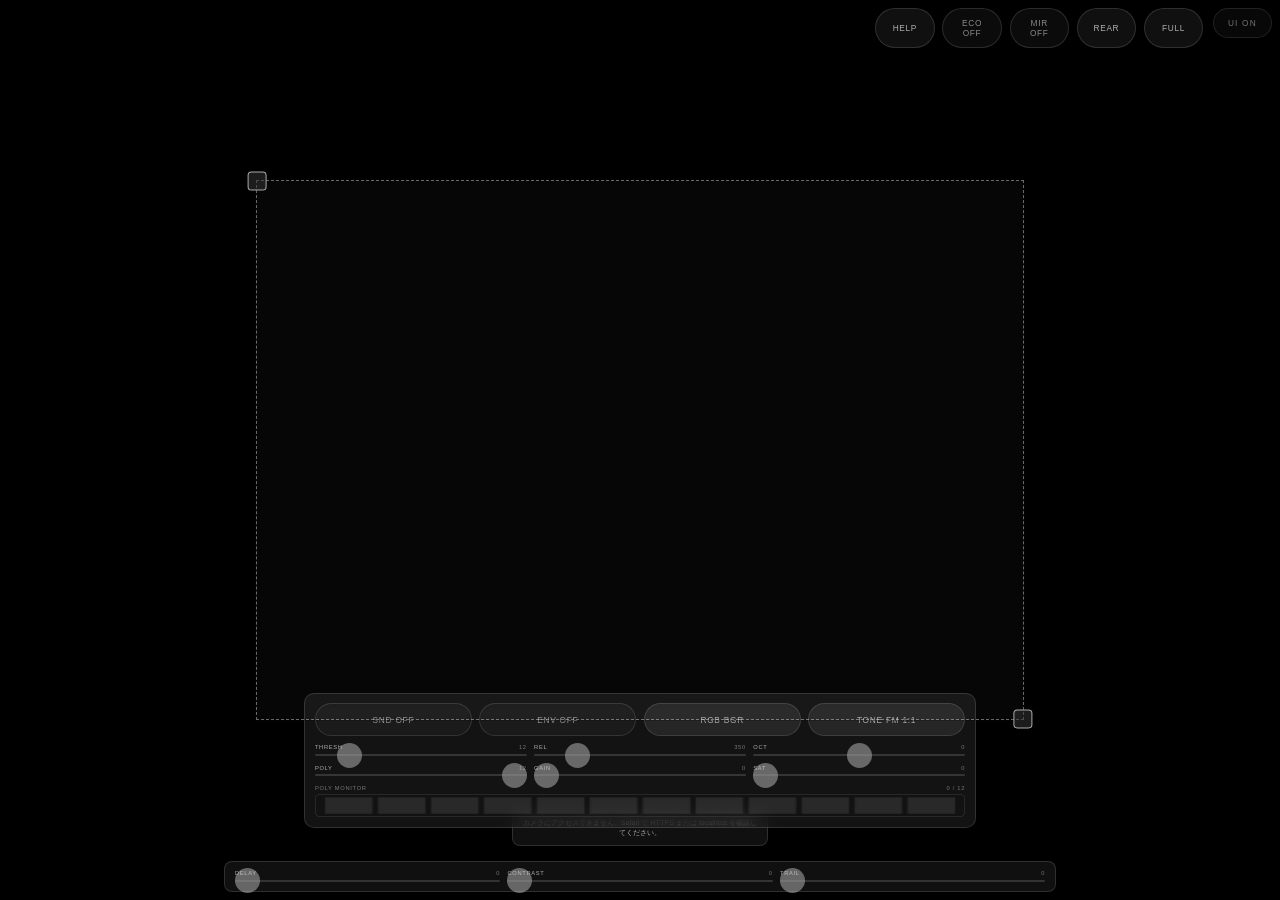
<file: index.html>
<!DOCTYPE html>
<html lang="ja">
  <head>
    <meta charset="UTF-8" />
    <meta
      name="viewport"
      content="width=device-width, initial-scale=1, viewport-fit=cover, user-scalable=no"
    />
    <title>Camera Frame Preview</title>
    <link rel="stylesheet" href="./styles.css?v=zoom-hud-2" />
  </head>
  <body>
    <main class="app">
      <section class="preview-shell" aria-label="camera preview">
        <div class="preview-stage">
          <video
            id="camera"
            class="camera-feed"
            autoplay
            muted
            playsinline
            webkit-playsinline="true"
          ></video>
          <canvas
            id="filteredPreview"
            class="filtered-preview is-hidden"
            aria-hidden="true"
          ></canvas>
          <div class="preview-vignette" aria-hidden="true"></div>
          <div id="gestureSurface" class="gesture-surface" aria-hidden="true"></div>
          <div id="audioRegion" class="audio-region" aria-label="Audio trigger region">
            <button
              class="audio-region-handle audio-region-handle-top-left"
              type="button"
              data-corner="top-left"
              aria-label="Move audio region top-left corner"
            ></button>
            <button
              class="audio-region-handle audio-region-handle-bottom-right"
              type="button"
              data-corner="bottom-right"
              aria-label="Move audio region bottom-right corner"
            ></button>
          </div>
        </div>
        <div class="trail-controls" aria-label="filter controls">
          <label class="trail-slider">
            <span class="trail-slider-label">DELAY</span>
            <input
              id="trailDelaySlider"
              class="trail-slider-input"
              type="range"
              min="0"
              max="2000"
              step="10"
              value="0"
            />
            <span id="trailDelayValue" class="trail-slider-value">0</span>
          </label>
          <label class="trail-slider">
            <span class="trail-slider-label">CONTRAST</span>
            <input
              id="contrastThresholdSlider"
              class="trail-slider-input"
              type="range"
              min="0"
              max="255"
              step="1"
              value="0"
            />
            <span id="contrastThresholdValue" class="trail-slider-value">0</span>
          </label>
          <label class="trail-slider">
            <span class="trail-slider-label">TRAIL</span>
            <input
              id="trailAmountSlider"
              class="trail-slider-input"
              type="range"
              min="0"
              max="2000"
              step="10"
              value="0"
            />
            <span id="trailAmountValue" class="trail-slider-value">0</span>
          </label>
        </div>
        <section class="audio-controls" aria-label="Audio controls">
          <div class="audio-control-buttons">
            <button
              id="audioToggle"
              class="audio-toggle"
              type="button"
              aria-label="Toggle synthesized audio"
              aria-pressed="false"
            >
              SND OFF
            </button>
            <button
              id="audioEnvelopeToggle"
              class="audio-envelope-toggle"
              type="button"
              aria-label="Toggle audio envelope"
              aria-pressed="false"
            >
              ENV OFF
            </button>
            <button
              id="audioRgbToggle"
              class="audio-option-toggle"
              type="button"
              aria-label="Rotate RGB octave mapping"
            >
              RGB BGR
            </button>
            <button
              id="audioTimbreToggle"
              class="audio-option-toggle"
              type="button"
              aria-label="Change synthesized timbre"
            >
              TONE FM 1:1
            </button>
          </div>
          <div class="audio-control-sliders">
            <label class="trail-slider">
              <span class="trail-slider-label">THRESH</span>
              <input
                id="audioThresholdSlider"
                class="trail-slider-input"
                type="range"
                min="0"
                max="100"
                step="1"
                value="12"
              />
              <span id="audioThresholdValue" class="trail-slider-value">12</span>
            </label>
            <label class="trail-slider">
              <span class="trail-slider-label">REL</span>
              <input
                id="audioReleaseSlider"
                class="trail-slider-input"
                type="range"
                min="20"
                max="2000"
                step="10"
                value="350"
              />
              <span id="audioReleaseValue" class="trail-slider-value">350</span>
            </label>
            <label class="trail-slider">
              <span class="trail-slider-label">OCT</span>
              <input
                id="audioOctaveSlider"
                class="trail-slider-input"
                type="range"
                min="-2"
                max="2"
                step="1"
                value="0"
              />
              <span id="audioOctaveValue" class="trail-slider-value">0</span>
            </label>
            <label class="trail-slider">
              <span class="trail-slider-label">POLY</span>
              <input
                id="audioPolyphonySlider"
                class="trail-slider-input"
                type="range"
                min="1"
                max="12"
                step="1"
                value="12"
              />
              <span id="audioPolyphonyValue" class="trail-slider-value">12</span>
            </label>
            <label class="trail-slider">
              <span class="trail-slider-label">GAIN</span>
              <input
                id="audioGainSlider"
                class="trail-slider-input"
                type="range"
                min="0"
                max="100"
                step="1"
                value="0"
              />
              <span id="audioGainValue" class="trail-slider-value">0</span>
            </label>
            <label class="trail-slider">
              <span class="trail-slider-label">SAT</span>
              <input
                id="audioSaturationSlider"
                class="trail-slider-input"
                type="range"
                min="0"
                max="100"
                step="1"
                value="0"
              />
              <span id="audioSaturationValue" class="trail-slider-value">0</span>
            </label>
          </div>
          <div class="audio-monitor-panel" aria-label="Polyphony monitor">
            <span class="audio-monitor-label">POLY MONITOR</span>
            <span id="audioMonitorValue" class="audio-monitor-value">0 / 12</span>
            <canvas
              id="audioMonitor"
              class="audio-monitor"
              width="360"
              height="44"
              role="img"
              aria-label="0 selected voices with a polyphony limit of 12"
            ></canvas>
          </div>
        </section>
        <button
          id="controlsToggle"
          class="controls-toggle"
          type="button"
          aria-label="Toggle controls visibility"
          aria-pressed="true"
        >
          UI ON
        </button>
        <div class="top-controls">
          <a
            class="manual-link"
            href="./manual.html?v=1.6.0"
            target="_blank"
            rel="noopener"
            aria-label="Open UI manual in a new tab"
          >
            HELP
          </a>
          <button
            id="economyToggle"
            class="economy-toggle"
            type="button"
            aria-label="Economy mode: normal"
            aria-pressed="false"
            data-mode="normal"
          >
            ECO OFF
          </button>
          <button
            id="mirrorToggle"
            class="mirror-toggle"
            type="button"
            aria-label="Toggle mirror mode"
            aria-pressed="false"
          >
            MIR OFF
          </button>
          <button
            id="cameraToggle"
            class="camera-toggle is-hidden"
            type="button"
            aria-label="Toggle camera"
          >
            REAR
          </button>
          <button
            id="fullscreenToggle"
            class="fullscreen-toggle"
            type="button"
            aria-label="Toggle fullscreen"
          >
            FULL
          </button>
        </div>
        <div id="zoomIndicator" class="zoom-indicator" aria-hidden="true">1.0x</div>
        <div class="status-panel is-hidden" id="statusPanel" aria-live="polite"></div>
      </section>
    </main>

    <script type="module" src="./app.js?v=zoom-hud-2"></script>
  </body>
</html>
</file>
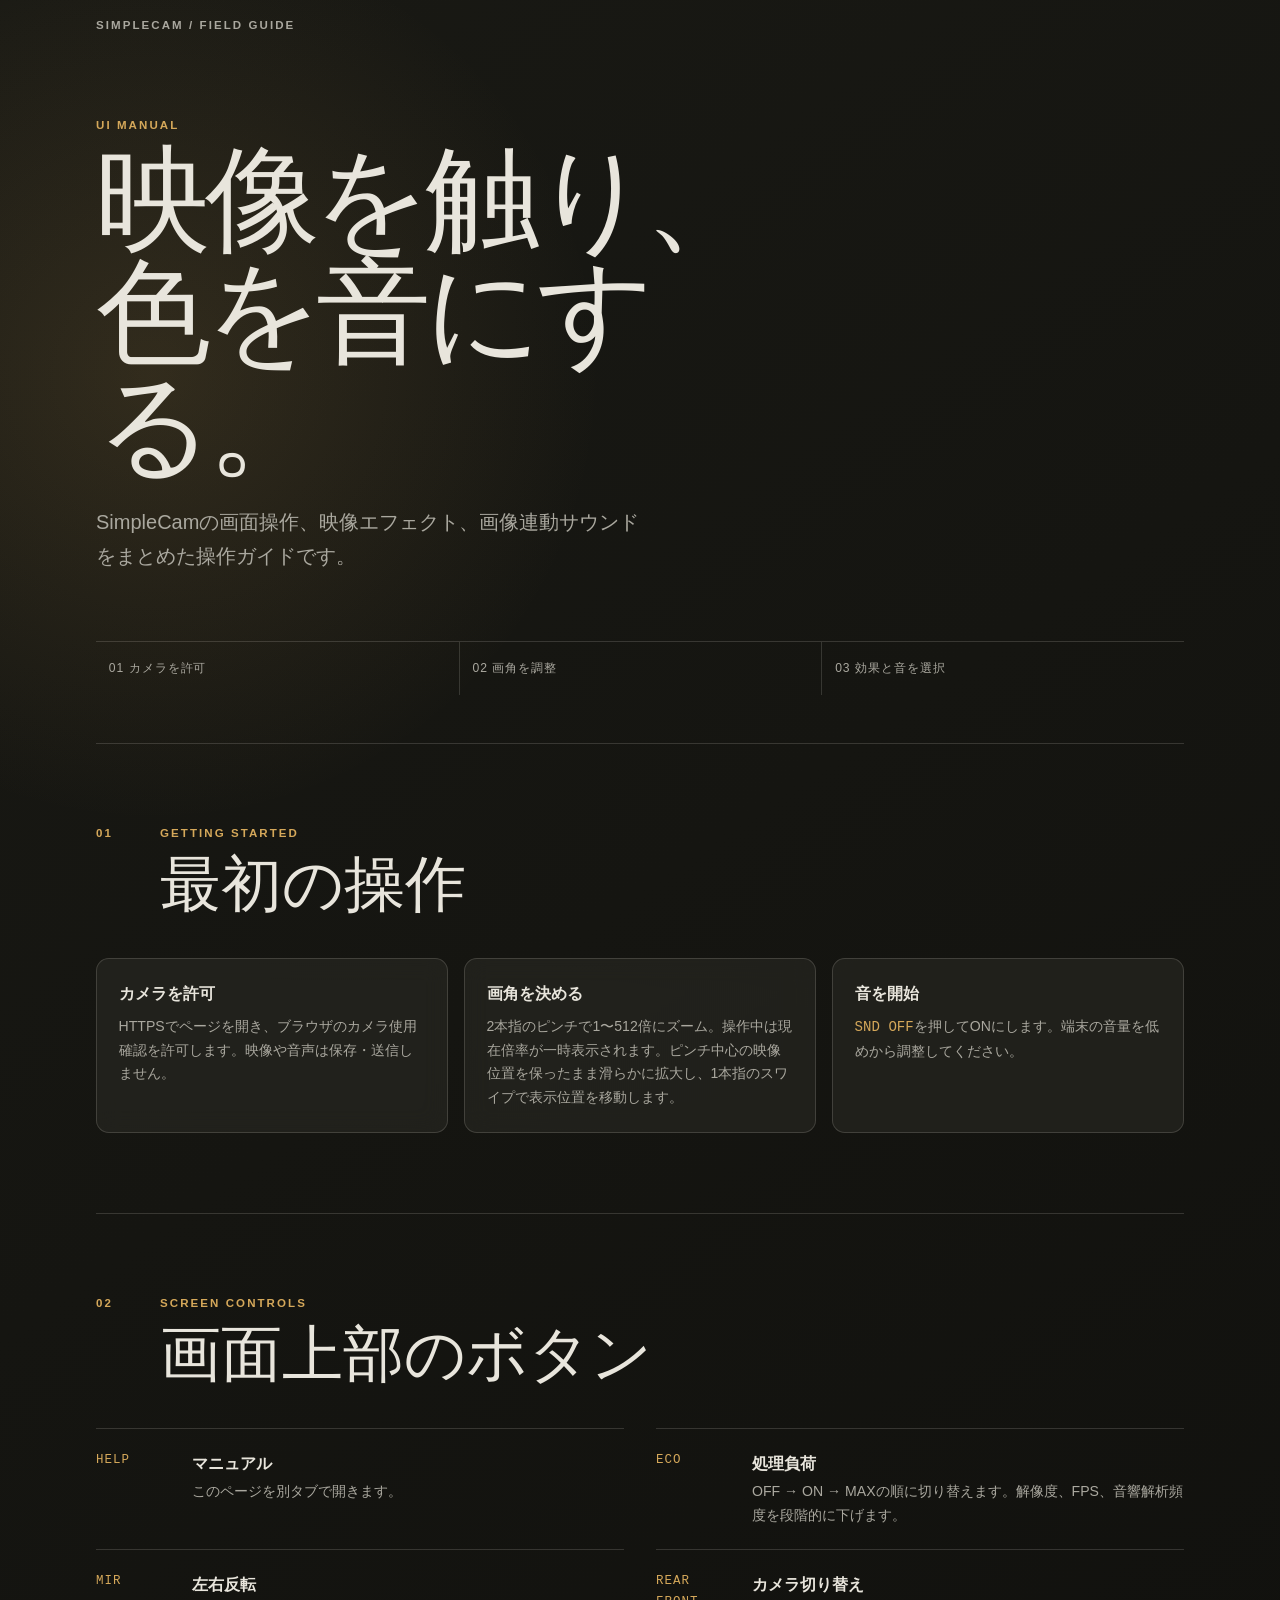
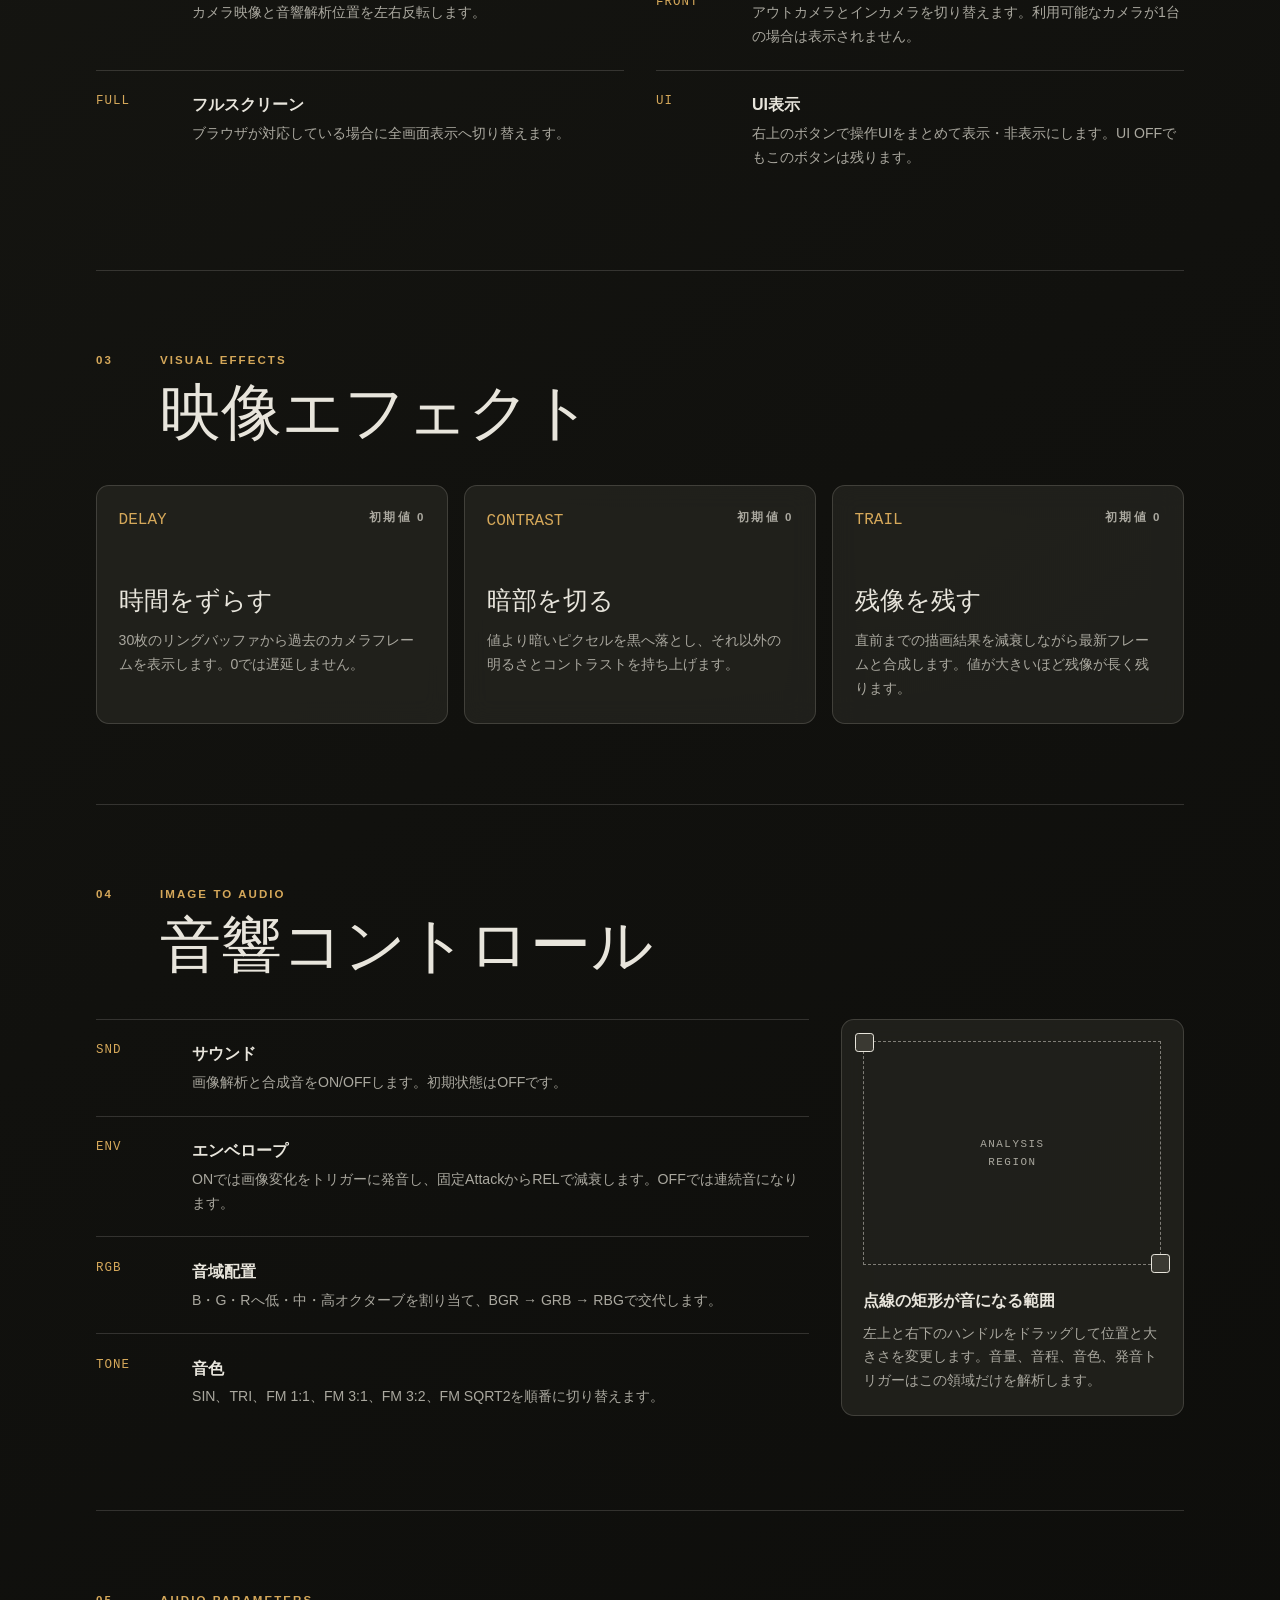
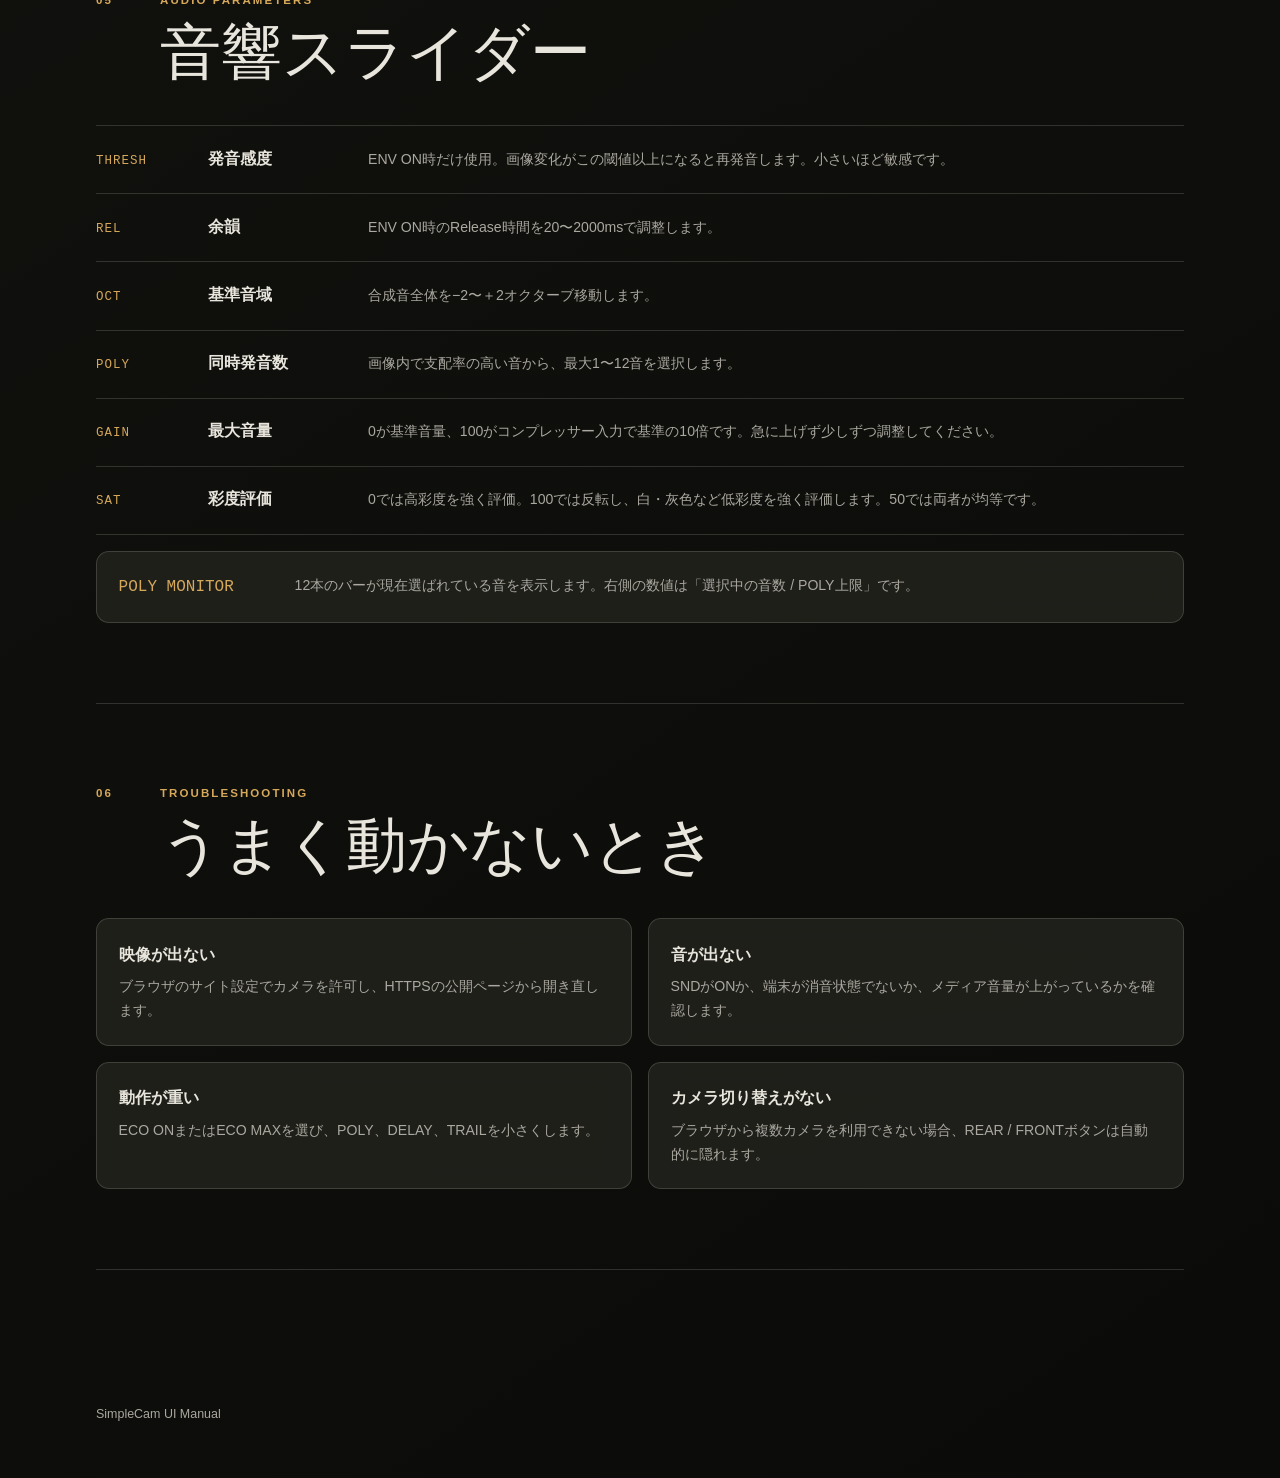
<file: manual.html>
<!DOCTYPE html>
<html lang="ja">
  <head>
    <meta charset="UTF-8" />
    <meta name="viewport" content="width=device-width, initial-scale=1, viewport-fit=cover" />
    <meta name="theme-color" content="#171713" />
    <title>SimpleCam UI Manual</title>
    <link rel="stylesheet" href="./manual.css?v=1.6.0" />
  </head>
  <body>
    <header class="manual-hero">
      <div class="manual-nav">
        <span class="manual-mark">SIMPLECAM / FIELD GUIDE</span>
      </div>
      <div class="hero-copy">
        <p class="eyebrow">UI MANUAL</p>
        <h1>映像を触り、<br />色を音にする。</h1>
        <p class="hero-lead">
          SimpleCamの画面操作、映像エフェクト、画像連動サウンドをまとめた操作ガイドです。
        </p>
      </div>
      <div class="quick-start" aria-label="Quick start">
        <span>01 カメラを許可</span>
        <span>02 画角を調整</span>
        <span>03 効果と音を選択</span>
      </div>
    </header>

    <main class="manual-main">
      <section class="manual-section" id="start">
        <div class="section-heading">
          <p class="section-number">01</p>
          <div>
            <p class="eyebrow">GETTING STARTED</p>
            <h2>最初の操作</h2>
          </div>
        </div>
        <div class="step-grid">
          <article class="step-card">
            <strong>カメラを許可</strong>
            <p>HTTPSでページを開き、ブラウザのカメラ使用確認を許可します。映像や音声は保存・送信しません。</p>
          </article>
          <article class="step-card">
            <strong>画角を決める</strong>
            <p>2本指のピンチで1〜512倍にズーム。操作中は現在倍率が一時表示されます。ピンチ中心の映像位置を保ったまま滑らかに拡大し、1本指のスワイプで表示位置を移動します。</p>
          </article>
          <article class="step-card">
            <strong>音を開始</strong>
            <p><span class="control-name">SND OFF</span>を押してONにします。端末の音量を低めから調整してください。</p>
          </article>
        </div>
      </section>

      <section class="manual-section" id="screen-controls">
        <div class="section-heading">
          <p class="section-number">02</p>
          <div>
            <p class="eyebrow">SCREEN CONTROLS</p>
            <h2>画面上部のボタン</h2>
          </div>
        </div>
        <div class="control-list">
          <article><code>HELP</code><div><strong>マニュアル</strong><p>このページを別タブで開きます。</p></div></article>
          <article><code>ECO</code><div><strong>処理負荷</strong><p>OFF → ON → MAXの順に切り替えます。解像度、FPS、音響解析頻度を段階的に下げます。</p></div></article>
          <article><code>MIR</code><div><strong>左右反転</strong><p>カメラ映像と音響解析位置を左右反転します。</p></div></article>
          <article><code>REAR<br />FRONT</code><div><strong>カメラ切り替え</strong><p>アウトカメラとインカメラを切り替えます。利用可能なカメラが1台の場合は表示されません。</p></div></article>
          <article><code>FULL</code><div><strong>フルスクリーン</strong><p>ブラウザが対応している場合に全画面表示へ切り替えます。</p></div></article>
          <article><code>UI</code><div><strong>UI表示</strong><p>右上のボタンで操作UIをまとめて表示・非表示にします。UI OFFでもこのボタンは残ります。</p></div></article>
        </div>
      </section>

      <section class="manual-section" id="visual-effects">
        <div class="section-heading">
          <p class="section-number">03</p>
          <div>
            <p class="eyebrow">VISUAL EFFECTS</p>
            <h2>映像エフェクト</h2>
          </div>
        </div>
        <div class="effect-grid">
          <article class="effect-card">
            <div class="effect-top"><code>DELAY</code><span>初期値 0</span></div>
            <h3>時間をずらす</h3>
            <p>30枚のリングバッファから過去のカメラフレームを表示します。0では遅延しません。</p>
          </article>
          <article class="effect-card">
            <div class="effect-top"><code>CONTRAST</code><span>初期値 0</span></div>
            <h3>暗部を切る</h3>
            <p>値より暗いピクセルを黒へ落とし、それ以外の明るさとコントラストを持ち上げます。</p>
          </article>
          <article class="effect-card">
            <div class="effect-top"><code>TRAIL</code><span>初期値 0</span></div>
            <h3>残像を残す</h3>
            <p>直前までの描画結果を減衰しながら最新フレームと合成します。値が大きいほど残像が長く残ります。</p>
          </article>
        </div>
      </section>

      <section class="manual-section" id="audio">
        <div class="section-heading">
          <p class="section-number">04</p>
          <div>
            <p class="eyebrow">IMAGE TO AUDIO</p>
            <h2>音響コントロール</h2>
          </div>
        </div>
        <div class="audio-layout">
          <div class="control-list compact">
            <article><code>SND</code><div><strong>サウンド</strong><p>画像解析と合成音をON/OFFします。初期状態はOFFです。</p></div></article>
            <article><code>ENV</code><div><strong>エンベロープ</strong><p>ONでは画像変化をトリガーに発音し、固定AttackからRELで減衰します。OFFでは連続音になります。</p></div></article>
            <article><code>RGB</code><div><strong>音域配置</strong><p>B・G・Rへ低・中・高オクターブを割り当て、BGR → GRB → RBGで交代します。</p></div></article>
            <article><code>TONE</code><div><strong>音色</strong><p>SIN、TRI、FM 1:1、FM 3:1、FM 3:2、FM SQRT2を順番に切り替えます。</p></div></article>
          </div>
          <aside class="region-note">
            <div class="region-diagram" aria-hidden="true">
              <i class="corner top"></i>
              <span>ANALYSIS<br />REGION</span>
              <i class="corner bottom"></i>
            </div>
            <h3>点線の矩形が音になる範囲</h3>
            <p>左上と右下のハンドルをドラッグして位置と大きさを変更します。音量、音程、音色、発音トリガーはこの領域だけを解析します。</p>
          </aside>
        </div>
      </section>

      <section class="manual-section" id="audio-sliders">
        <div class="section-heading">
          <p class="section-number">05</p>
          <div>
            <p class="eyebrow">AUDIO PARAMETERS</p>
            <h2>音響スライダー</h2>
          </div>
        </div>
        <div class="parameter-table" role="table" aria-label="Audio slider reference">
          <div class="parameter-row" role="row"><code>THRESH</code><strong>発音感度</strong><p>ENV ON時だけ使用。画像変化がこの閾値以上になると再発音します。小さいほど敏感です。</p></div>
          <div class="parameter-row" role="row"><code>REL</code><strong>余韻</strong><p>ENV ON時のRelease時間を20〜2000msで調整します。</p></div>
          <div class="parameter-row" role="row"><code>OCT</code><strong>基準音域</strong><p>合成音全体を−2〜＋2オクターブ移動します。</p></div>
          <div class="parameter-row" role="row"><code>POLY</code><strong>同時発音数</strong><p>画像内で支配率の高い音から、最大1〜12音を選択します。</p></div>
          <div class="parameter-row" role="row"><code>GAIN</code><strong>最大音量</strong><p>0が基準音量、100がコンプレッサー入力で基準の10倍です。急に上げず少しずつ調整してください。</p></div>
          <div class="parameter-row" role="row"><code>SAT</code><strong>彩度評価</strong><p>0では高彩度を強く評価。100では反転し、白・灰色など低彩度を強く評価します。50では両者が均等です。</p></div>
        </div>
        <div class="monitor-note">
          <code>POLY MONITOR</code>
          <p>12本のバーが現在選ばれている音を表示します。右側の数値は「選択中の音数 / POLY上限」です。</p>
        </div>
      </section>

      <section class="manual-section" id="troubleshooting">
        <div class="section-heading">
          <p class="section-number">06</p>
          <div>
            <p class="eyebrow">TROUBLESHOOTING</p>
            <h2>うまく動かないとき</h2>
          </div>
        </div>
        <div class="trouble-grid">
          <article><strong>映像が出ない</strong><p>ブラウザのサイト設定でカメラを許可し、HTTPSの公開ページから開き直します。</p></article>
          <article><strong>音が出ない</strong><p>SNDがONか、端末が消音状態でないか、メディア音量が上がっているかを確認します。</p></article>
          <article><strong>動作が重い</strong><p>ECO ONまたはECO MAXを選び、POLY、DELAY、TRAILを小さくします。</p></article>
          <article><strong>カメラ切り替えがない</strong><p>ブラウザから複数カメラを利用できない場合、REAR / FRONTボタンは自動的に隠れます。</p></article>
        </div>
      </section>
    </main>

    <footer class="manual-footer">
      <span>SimpleCam UI Manual</span>
    </footer>
  </body>
</html>
</file>
<file: styles.css>
:root {
  color-scheme: dark;
  --bg: #040404;
  --app-height: 100dvh;
  --hud: rgba(64, 64, 64, 0.26);
  --hud-border: rgba(210, 210, 210, 0.16);
  --text: rgba(236, 236, 236, 0.72);
  --muted: rgba(220, 220, 220, 0.5);
}

* {
  box-sizing: border-box;
  -webkit-tap-highlight-color: transparent;
}

html,
body {
  margin: 0;
  min-height: 100%;
  overflow: hidden;
  background:
    radial-gradient(circle at top, rgba(247, 185, 85, 0.12), transparent 40%),
    linear-gradient(180deg, #17110f 0%, var(--bg) 40%, #050505 100%);
  font-family: "Avenir Next", "Helvetica Neue", sans-serif;
}

body {
  overscroll-behavior: none;
  touch-action: none;
}

.app,
.preview-shell {
  width: 100vw;
  height: 100vh;
  height: var(--app-height);
}

.preview-shell {
  position: relative;
  overflow: hidden;
  background: #000;
}

.preview-stage {
  position: absolute;
  inset: 0;
  overflow: hidden;
}

.camera-feed,
.filtered-preview {
  position: absolute;
  inset: 0;
  width: 100%;
  height: 100%;
  transform-origin: center center;
  will-change: transform;
}

.camera-feed {
  object-fit: cover;
  object-position: center center;
  filter: saturate(1.02) contrast(1.03);
  touch-action: none;
}

.filtered-preview {
  z-index: 1;
  pointer-events: none;
}

.camera-feed.is-hidden,
.filtered-preview.is-hidden {
  opacity: 0;
}

.preview-vignette {
  position: absolute;
  inset: 0;
  background:
    radial-gradient(circle, transparent 45%, rgba(0, 0, 0, 0.28) 100%),
    linear-gradient(
      180deg,
      rgba(0, 0, 0, 0.34) 0%,
      transparent 20%,
      transparent 80%,
      rgba(0, 0, 0, 0.34) 100%
    );
  pointer-events: none;
}

.gesture-surface {
  position: absolute;
  inset: 0;
  touch-action: none;
  background: transparent;
  z-index: 2;
}

.zoom-indicator {
  position: absolute;
  left: 50%;
  top: 50%;
  min-width: 5.5rem;
  padding: 0.6rem 0.9rem;
  border: 1px solid rgba(230, 230, 230, 0.18);
  border-radius: 999px;
  background: rgba(30, 30, 30, 0.54);
  color: rgba(245, 245, 245, 0.86);
  font-size: clamp(1rem, 4vw, 1.45rem);
  font-variant-numeric: tabular-nums;
  font-weight: 600;
  letter-spacing: 0.04em;
  text-align: center;
  opacity: 0;
  pointer-events: none;
  transform: translate(-50%, -50%) scale(0.94);
  transition: opacity 140ms ease, transform 140ms ease;
  backdrop-filter: blur(6px);
  z-index: 6;
}

.zoom-indicator.is-visible {
  opacity: 1;
  transform: translate(-50%, -50%) scale(1);
}

.audio-region {
  position: absolute;
  left: 20%;
  top: 20%;
  width: 60%;
  height: 60%;
  border: 1px dashed rgba(224, 224, 224, 0.46);
  background: rgba(220, 220, 220, 0.025);
  box-shadow: 0 0 0 1px rgba(12, 12, 12, 0.24);
  pointer-events: none;
  transition: opacity 180ms ease;
  /* Keep corner handles reachable when the region meets another control. */
  z-index: 5;
}

.audio-region-handle {
  position: absolute;
  width: 2.8rem;
  height: 2.8rem;
  padding: 0;
  border: 0;
  border-radius: 50%;
  background: transparent;
  touch-action: none;
  pointer-events: auto;
  cursor: nwse-resize;
}

.audio-region-handle::before {
  content: "";
  position: absolute;
  inset: 0.82rem;
  border: 1px solid rgba(244, 244, 244, 0.66);
  border-radius: 0.24rem;
  background: rgba(52, 52, 52, 0.54);
  box-shadow: 0 0 0 1px rgba(12, 12, 12, 0.34);
}

.audio-region-handle:focus-visible::before {
  outline: 2px solid rgba(255, 255, 255, 0.8);
  outline-offset: 2px;
}

.audio-region-handle.is-active::before {
  border-color: rgba(255, 255, 255, 0.9);
  background: rgba(82, 82, 82, 0.72);
  transform: scale(1.18);
}

.audio-region-handle-top-left {
  top: 0;
  left: 0;
  transform: translate(-50%, -50%);
}

.audio-region-handle-bottom-right {
  right: 0;
  bottom: 0;
  transform: translate(50%, 50%);
}

.trail-controls {
  position: absolute;
  left: 50%;
  bottom: calc(env(safe-area-inset-bottom) + 0.5rem);
  display: grid;
  grid-template-columns: repeat(3, minmax(0, 1fr));
  gap: 0.46rem;
  width: min(96vw, 52rem);
  padding: 0.5rem 0.62rem;
  border: 1px solid var(--hud-border);
  border-radius: 0.5rem;
  background: var(--hud);
  backdrop-filter: blur(6px);
  transform: translateX(-50%);
  transition:
    opacity 180ms ease,
    transform 180ms ease;
  z-index: 3;
}

.audio-controls {
  position: absolute;
  left: 50%;
  bottom: calc(env(safe-area-inset-bottom) + 4.5rem);
  width: min(96vw, 42rem);
  padding: 0.56rem 0.62rem 0.62rem;
  border: 1px solid var(--hud-border);
  border-radius: 0.62rem;
  background: rgba(42, 42, 42, 0.46);
  backdrop-filter: blur(8px);
  transform: translateX(-50%);
  transition:
    opacity 180ms ease,
    transform 180ms ease;
  z-index: 4;
}

.audio-control-buttons,
.audio-control-sliders {
  display: grid;
  gap: 0.46rem;
}

.audio-monitor-panel {
  display: grid;
  grid-template-columns: 1fr auto;
  grid-template-areas:
    "label value"
    "monitor monitor";
  gap: 0.18rem 0.4rem;
  margin-top: 0.46rem;
  color: var(--muted);
}

.audio-monitor-label,
.audio-monitor-value {
  font-size: 0.36rem;
  letter-spacing: 0.12em;
}

.audio-monitor-label {
  grid-area: label;
}

.audio-monitor-value {
  grid-area: value;
}

.audio-monitor {
  grid-area: monitor;
  display: block;
  width: 100%;
  height: 1.45rem;
  border: 1px solid rgba(210, 210, 210, 0.1);
  border-radius: 0.28rem;
  background: rgba(18, 18, 18, 0.22);
}

.audio-control-buttons {
  grid-template-columns: repeat(4, minmax(0, 1fr));
}

.audio-control-sliders {
  grid-template-columns: repeat(3, minmax(0, 1fr));
  margin-top: 0.52rem;
}

.trail-slider {
  display: grid;
  grid-template-columns: 1fr auto;
  grid-template-areas:
    "label value"
    "input input";
  align-items: center;
  gap: 0.16rem 0.32rem;
  min-width: 0;
  color: var(--text);
}

.trail-slider-label {
  grid-area: label;
}

.trail-slider-input {
  grid-area: input;
}

.trail-slider-label,
.trail-slider-value {
  font-size: 0.36rem;
  letter-spacing: 0.12em;
}

.trail-slider-value {
  grid-area: value;
  min-width: 1.9rem;
  text-align: right;
  color: var(--muted);
}

.trail-slider-input {
  width: 100%;
  height: 1.18rem;
  margin: -0.45rem 0;
  padding: 0.45rem 0;
  accent-color: rgba(180, 180, 180, 0.55);
  appearance: none;
  -webkit-appearance: none;
  background: transparent;
  opacity: 0.72;
}

.trail-slider-input::-webkit-slider-runnable-track {
  height: 0.12rem;
  border-radius: 999px;
  background: rgba(190, 190, 190, 0.28);
}

.trail-slider-input::-webkit-slider-thumb {
  width: 1.56rem;
  height: 1.56rem;
  margin-top: -0.72rem;
  border: 0;
  border-radius: 50%;
  background: rgba(210, 210, 210, 0.62);
  box-shadow: none;
  -webkit-appearance: none;
}

.trail-slider-input::-moz-range-track {
  height: 0.12rem;
  border-radius: 999px;
  background: rgba(190, 190, 190, 0.28);
}

.trail-slider-input::-moz-range-progress {
  height: 0.12rem;
  border-radius: 999px;
  background: rgba(210, 210, 210, 0.36);
}

.trail-slider-input::-moz-range-thumb {
  width: 1.56rem;
  height: 1.56rem;
  border: 0;
  border-radius: 50%;
  background: rgba(210, 210, 210, 0.62);
}

.audio-toggle,
.audio-envelope-toggle,
.audio-option-toggle,
.economy-toggle,
.mirror-toggle,
.camera-toggle,
.fullscreen-toggle,
.manual-link {
  display: inline-flex;
  align-items: center;
  justify-content: center;
  min-width: clamp(4.2rem, 21vw, 5.1rem);
  padding: 0.78rem 0.82rem;
  border: 1px solid var(--hud-border);
  border-radius: 999px;
  background: var(--hud);
  color: var(--text);
  font: inherit;
  font-size: 0.62rem;
  letter-spacing: 0.14em;
  text-decoration: none;
  backdrop-filter: blur(5px);
}

.audio-controls .audio-toggle,
.audio-controls .audio-envelope-toggle,
.audio-controls .audio-option-toggle {
  width: 100%;
  min-width: 0;
  padding: 0.64rem 0.24rem;
  font-size: 0.52rem;
  letter-spacing: 0.09em;
}

.audio-controls button:disabled {
  opacity: 0.48;
}

.audio-toggle[aria-pressed="true"],
.audio-envelope-toggle[aria-pressed="true"],
.economy-toggle[aria-pressed="true"],
.mirror-toggle[aria-pressed="true"] {
  background: rgba(232, 232, 232, 0.74);
  border-color: rgba(255, 255, 255, 0.78);
  color: rgba(24, 24, 24, 0.92);
}

.economy-toggle[data-mode="super"] {
  background: rgba(198, 198, 198, 0.82);
  border-color: rgba(255, 255, 255, 0.86);
  color: rgba(12, 12, 12, 0.96);
}

.audio-toggle[aria-pressed="false"],
.audio-envelope-toggle[aria-pressed="false"],
.economy-toggle[aria-pressed="false"],
.mirror-toggle[aria-pressed="false"] {
  background: rgba(28, 28, 28, 0.42);
  color: rgba(210, 210, 210, 0.64);
}

.audio-option-toggle {
  background: rgba(48, 48, 48, 0.52);
  color: rgba(222, 222, 222, 0.72);
}

.top-controls {
  position: absolute;
  top: calc(env(safe-area-inset-top) + 0.5rem);
  left: 0.5rem;
  right: 4.8rem;
  display: flex;
  flex-wrap: wrap;
  justify-content: flex-end;
  gap: 0.5rem;
  transition:
    opacity 180ms ease,
    transform 180ms ease;
  z-index: 3;
}

.top-controls button,
.top-controls .manual-link {
  width: 3.7rem;
  min-width: 3.7rem;
  padding: 0.56rem 0.6rem;
  font-size: 0.52rem;
  letter-spacing: 0.08em;
}

.controls-toggle {
  position: absolute;
  top: calc(env(safe-area-inset-top) + 0.5rem);
  right: 0.5rem;
  min-width: 3.7rem;
  padding: 0.56rem 0.6rem;
  border: 1px solid rgba(210, 210, 210, 0.12);
  border-radius: 999px;
  background: rgba(36, 36, 36, 0.24);
  color: rgba(220, 220, 220, 0.5);
  font: inherit;
  font-size: 0.52rem;
  letter-spacing: 0.14em;
  backdrop-filter: blur(5px);
  z-index: 4;
}

.controls-toggle[aria-pressed="false"] {
  background: rgba(18, 18, 18, 0.2);
  color: rgba(210, 210, 210, 0.42);
}

body.controls-hidden .top-controls {
  opacity: 0;
  pointer-events: none;
  transform: translateY(-0.4rem);
}

body.controls-hidden .trail-controls {
  opacity: 0;
  pointer-events: none;
  transform: translateX(-50%) translateY(0.4rem);
}

body.controls-hidden .audio-controls {
  opacity: 0;
  pointer-events: none;
  transform: translateX(-50%) translateY(0.4rem);
}

body.controls-hidden .audio-region {
  opacity: 0;
  pointer-events: none;
}

body.controls-hidden .audio-region-handle {
  pointer-events: none;
}

.camera-toggle.is-hidden {
  display: none;
}

.camera-toggle:disabled {
  opacity: 0.45;
}

.status-panel {
  position: absolute;
  left: 50%;
  bottom: calc(env(safe-area-inset-bottom) + 3.4rem);
  transform: translateX(-50%);
  max-width: min(62vw, 16rem);
  padding: 0.4rem 0.5rem;
  border-radius: 0.5rem;
  border: 1px solid var(--hud-border);
  background: var(--hud);
  color: var(--text);
  font-size: 0.45rem;
  text-align: center;
  backdrop-filter: blur(5px);
  pointer-events: none;
  z-index: 2;
}

.status-panel.is-hidden {
  display: none;
}
</file>
<file: manual.css>
:root {
  color-scheme: dark;
  --ink: #e8e5dc;
  --muted: #aaa89f;
  --line: rgba(232, 229, 220, 0.16);
  --panel: rgba(37, 37, 32, 0.76);
  --accent: #d5a85a;
  --page: #11110e;
}

* {
  box-sizing: border-box;
}

html {
  scroll-behavior: smooth;
}

body {
  margin: 0;
  min-width: 18rem;
  background:
    radial-gradient(circle at 12% 8%, rgba(213, 168, 90, 0.14), transparent 28rem),
    linear-gradient(145deg, #191914 0%, var(--page) 48%, #0b0b09 100%);
  color: var(--ink);
  font-family: "Avenir Next", "Hiragino Sans", sans-serif;
  line-height: 1.7;
}

.manual-hero,
.manual-main,
.manual-footer {
  width: min(100% - 2rem, 68rem);
  margin-inline: auto;
}

.manual-hero {
  min-height: 34rem;
  padding: max(1rem, env(safe-area-inset-top)) 0 3rem;
  display: grid;
  align-content: space-between;
  border-bottom: 1px solid var(--line);
}

.manual-nav,
.manual-footer {
  display: flex;
  align-items: center;
  justify-content: space-between;
  gap: 1rem;
}

.manual-mark,
.eyebrow,
.section-number,
.effect-top span {
  color: var(--muted);
  font-size: 0.72rem;
  font-weight: 600;
  letter-spacing: 0.18em;
}

.hero-copy {
  max-width: 47rem;
  padding: 5rem 0 3rem;
}

.eyebrow {
  margin: 0 0 0.55rem;
  color: var(--accent);
}

h1,
h2,
h3,
p {
  margin-top: 0;
}

h1,
h2 {
  font-family: Baskerville, "Hiragino Mincho ProN", serif;
  font-weight: 400;
}

h1 {
  margin-bottom: 1.4rem;
  font-size: clamp(3rem, 9vw, 7.2rem);
  line-height: 0.98;
  letter-spacing: -0.055em;
}

.hero-lead {
  max-width: 34rem;
  color: var(--muted);
  font-size: clamp(1rem, 2vw, 1.25rem);
}

.quick-start {
  display: grid;
  grid-template-columns: repeat(3, 1fr);
  border-top: 1px solid var(--line);
}

.quick-start span {
  padding: 1rem 0.8rem;
  color: var(--muted);
  font-size: 0.76rem;
  letter-spacing: 0.08em;
}

.quick-start span + span {
  border-left: 1px solid var(--line);
}

.manual-main {
  padding-bottom: 5rem;
}

.manual-section {
  padding: 5rem 0;
  border-bottom: 1px solid var(--line);
}

.section-heading {
  display: grid;
  grid-template-columns: 4rem 1fr;
  align-items: start;
  margin-bottom: 2.5rem;
}

.section-number {
  margin: 0;
  color: var(--accent);
}

h2 {
  margin-bottom: 0;
  font-size: clamp(2rem, 5vw, 3.8rem);
  line-height: 1.08;
}

.step-grid,
.effect-grid,
.trouble-grid {
  display: grid;
  grid-template-columns: repeat(3, 1fr);
  gap: 1rem;
}

.step-card,
.effect-card,
.region-note,
.trouble-grid article,
.monitor-note {
  padding: 1.35rem;
  border: 1px solid var(--line);
  border-radius: 0.8rem;
  background: var(--panel);
  backdrop-filter: blur(12px);
}

.step-card strong,
.effect-card h3,
.region-note h3,
.trouble-grid strong {
  display: block;
  margin-bottom: 0.45rem;
  font-size: 1rem;
}

.step-card p,
.effect-card p,
.control-list p,
.region-note p,
.parameter-row p,
.monitor-note p,
.trouble-grid p {
  margin-bottom: 0;
  color: var(--muted);
  font-size: 0.88rem;
}

.control-name,
code {
  color: var(--accent);
  font-family: "SFMono-Regular", Menlo, monospace;
}

.control-list {
  display: grid;
  grid-template-columns: repeat(2, 1fr);
  gap: 0 2rem;
}

.control-list article {
  display: grid;
  grid-template-columns: 5rem 1fr;
  gap: 1rem;
  padding: 1.3rem 0;
  border-top: 1px solid var(--line);
}

.control-list code,
.parameter-row code {
  font-size: 0.78rem;
  letter-spacing: 0.08em;
}

.control-list strong,
.parameter-row strong {
  display: block;
  margin-bottom: 0.2rem;
}

.effect-card {
  min-height: 14rem;
}

.effect-top {
  display: flex;
  justify-content: space-between;
  gap: 1rem;
  padding-bottom: 2.8rem;
}

.effect-card h3 {
  font-family: Baskerville, "Hiragino Mincho ProN", serif;
  font-size: 1.55rem;
  font-weight: 400;
}

.audio-layout {
  display: grid;
  grid-template-columns: 1.35fr 0.65fr;
  gap: 2rem;
}

.control-list.compact {
  grid-template-columns: 1fr;
}

.region-note {
  align-self: start;
}

.region-diagram {
  position: relative;
  aspect-ratio: 4 / 3;
  display: grid;
  place-items: center;
  margin-bottom: 1.4rem;
  border: 1px dashed rgba(232, 229, 220, 0.48);
  color: var(--muted);
  font-family: "SFMono-Regular", Menlo, monospace;
  font-size: 0.68rem;
  letter-spacing: 0.14em;
  text-align: center;
}

.corner {
  position: absolute;
  width: 1.2rem;
  height: 1.2rem;
  border: 1px solid var(--ink);
  border-radius: 0.2rem;
  background: #3a3932;
}

.corner.top {
  top: -0.6rem;
  left: -0.6rem;
}

.corner.bottom {
  right: -0.6rem;
  bottom: -0.6rem;
}

.parameter-table {
  border-top: 1px solid var(--line);
}

.parameter-row {
  display: grid;
  grid-template-columns: 6rem 9rem 1fr;
  gap: 1rem;
  align-items: baseline;
  padding: 1.15rem 0;
  border-bottom: 1px solid var(--line);
}

.monitor-note {
  display: grid;
  grid-template-columns: 10rem 1fr;
  gap: 1rem;
  margin-top: 1rem;
}

.trouble-grid {
  grid-template-columns: repeat(2, 1fr);
}

.manual-footer {
  min-height: 8rem;
  color: var(--muted);
  font-size: 0.78rem;
}

@media (max-width: 44rem) {
  .manual-hero {
    min-height: 31rem;
  }

  .hero-copy {
    padding-top: 4rem;
  }

  .quick-start,
  .step-grid,
  .effect-grid,
  .control-list,
  .audio-layout,
  .trouble-grid {
    grid-template-columns: 1fr;
  }

  .quick-start span + span {
    border-top: 1px solid var(--line);
    border-left: 0;
  }

  .manual-section {
    padding: 3.5rem 0;
  }

  .section-heading {
    grid-template-columns: 2.5rem 1fr;
  }

  .effect-card {
    min-height: 0;
  }

  .effect-top {
    padding-bottom: 1.5rem;
  }

  .parameter-row,
  .monitor-note {
    grid-template-columns: 4.8rem 1fr;
  }

  .parameter-row p,
  .monitor-note p {
    grid-column: 2;
  }
}

@media (prefers-reduced-motion: reduce) {
  html {
    scroll-behavior: auto;
  }
}
</file>
